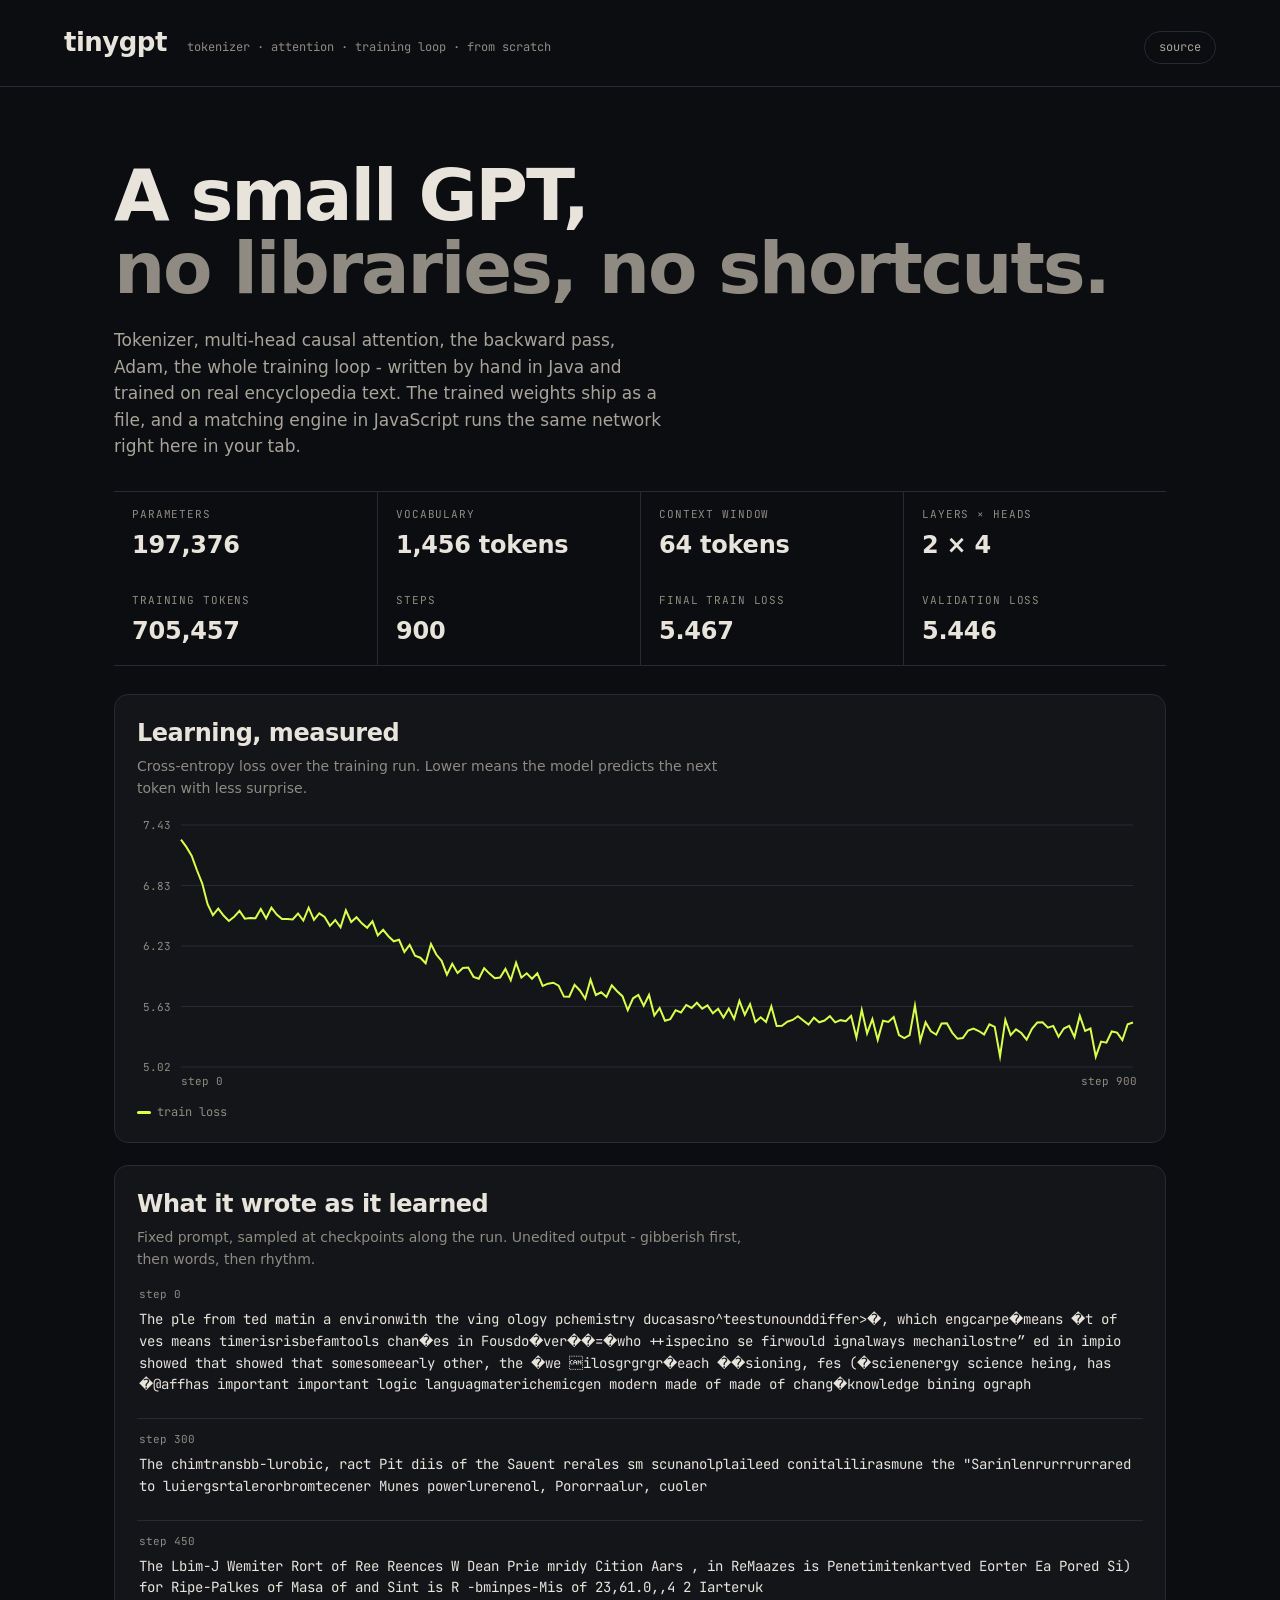
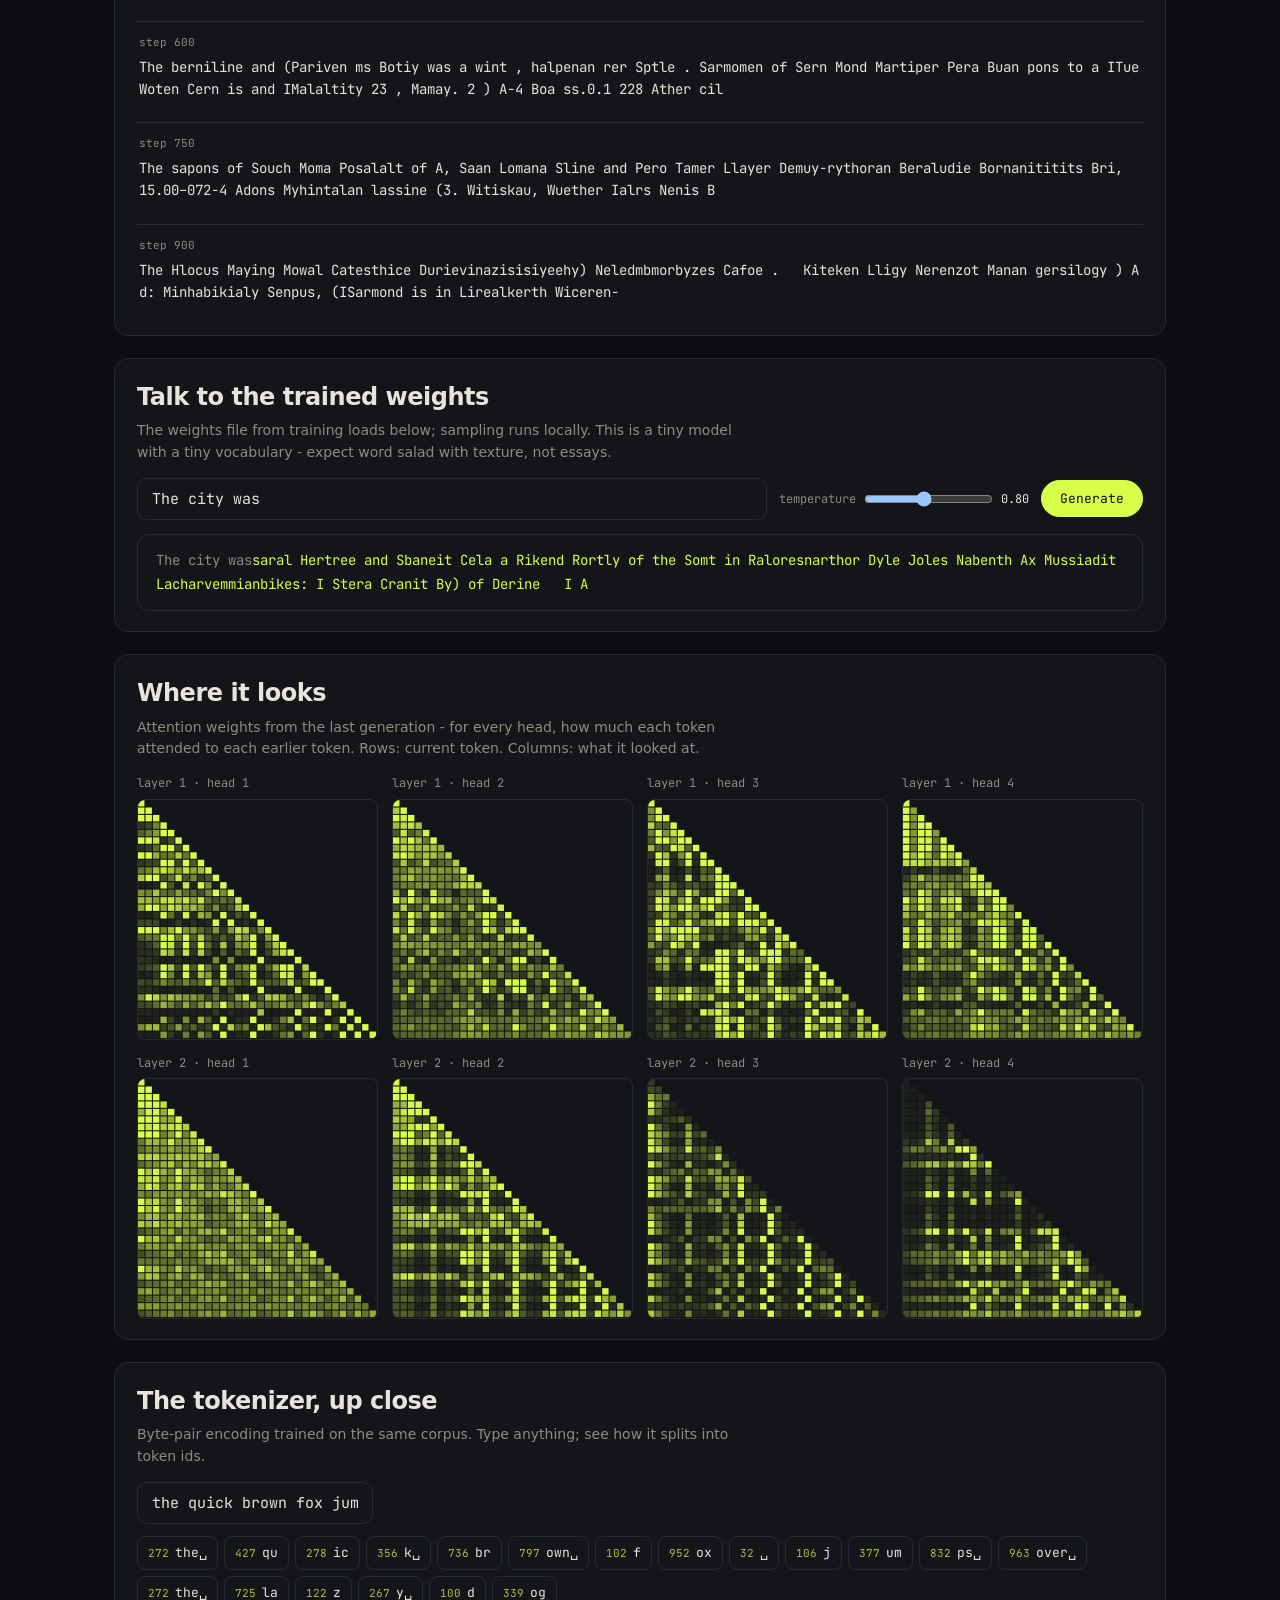
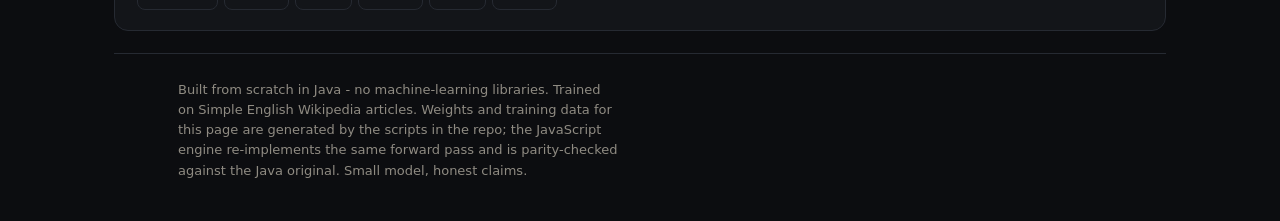
<file: docs/index.html>
<!doctype html>
<html lang="en">
<head>
<meta charset="utf-8">
<meta name="viewport" content="width=device-width, initial-scale=1">
<meta http-equiv="Content-Security-Policy" content="default-src 'self'; script-src 'self'; style-src 'self'; font-src 'self'; connect-src 'self'; img-src 'self'; base-uri 'none'; form-action 'none'; frame-ancestors 'none'">
<title>tinygpt - a small GPT trained from scratch</title>
<meta name="description" content="A GPT built and trained from scratch in Java - tokenizer, attention, the training loop - with the trained weights running live in your browser.">
<link rel="icon" href="data:image/svg+xml,%3Csvg xmlns='http://www.w3.org/2000/svg' viewBox='0 0 32 32'%3E%3Crect x='4' y='4' width='11' height='11' rx='2' fill='%23d8ff4a'/%3E%3Crect x='17' y='17' width='11' height='11' rx='2' fill='%23a8a49a'/%3E%3C/svg%3E">
<link rel="stylesheet" href="styles.css">
</head>
<body>
<header class="top">
  <span class="wordmark">tinygpt</span>
  <span class="top-stats" id="top-stats">tokenizer &middot; attention &middot; training loop &middot; from scratch</span>
  <a class="source" href="https://github.com/Aditya2375/tinygpt">source</a>
</header>

<main>
  <section class="hero">
    <h1>A small GPT,<br><span class="dim">no libraries, no shortcuts.</span></h1>
    <p class="lede">Tokenizer, multi-head causal attention, the backward pass, Adam, the whole
    training loop - written by hand in Java and trained on real encyclopedia text. The
    trained weights ship as a file, and a matching engine in JavaScript runs the same
    network right here in your tab.</p>
  </section>

  <section class="stats" id="stats" aria-label="Model facts"></section>

  <section class="panel">
    <div class="panel-head">
      <h2>Learning, measured</h2>
      <p class="panel-sub" id="loss-sub">Cross-entropy loss over the training run. Lower means the model predicts the next token with less surprise.</p>
    </div>
    <canvas id="chart-loss" height="280" role="img" aria-label="Line chart of training and validation loss across the run"></canvas>
    <div class="legend">
      <span><i class="sw sw-train"></i>train loss</span>
      <span><i class="sw sw-val"></i>validation loss</span>
    </div>
  </section>

  <section class="panel">
    <div class="panel-head">
      <h2>What it wrote as it learned</h2>
      <p class="panel-sub">Fixed prompt, sampled at checkpoints along the run. Unedited output - gibberish first, then words, then rhythm.</p>
    </div>
    <div class="samples" id="samples"></div>
  </section>

  <section class="panel">
    <div class="panel-head">
      <h2>Talk to the trained weights</h2>
      <p class="panel-sub">The weights file from training loads below; sampling runs locally. This is a tiny model with a tiny vocabulary - expect word salad with texture, not essays.</p>
    </div>
    <div class="generate">
      <input type="text" id="prompt" maxlength="120" value="The city was" aria-label="Seed prompt">
      <label class="temp">temperature <input type="range" id="sl-temp" min="0.2" max="1.5" step="0.05" value="0.8"><span id="sl-temp-v">0.80</span></label>
      <button id="generate" type="button">Generate</button>
    </div>
    <div class="gen-out" id="gen-out" aria-live="polite"><span class="placeholder">Loading weights…</span></div>
  </section>

  <section class="panel">
    <div class="panel-head">
      <h2>Where it looks</h2>
      <p class="panel-sub">Attention weights from the last generation - for every head, how much each token attended to each earlier token. Rows: current token. Columns: what it looked at.</p>
    </div>
    <div class="heads" id="heads"></div>
  </section>

  <section class="panel">
    <div class="panel-head">
      <h2>The tokenizer, up close</h2>
      <p class="panel-sub">Byte-pair encoding trained on the same corpus. Type anything; see how it splits into token ids.</p>
    </div>
    <input type="text" id="tok-in" maxlength="160" value="the quick brown fox jumps over the lazy dog" aria-label="Text to tokenize">
    <div class="tok-out" id="tok-out"></div>
  </section>

  <footer class="foot">
    <p>Built from scratch in Java - no machine-learning libraries. Trained on Simple English
    Wikipedia articles. Weights and training data for this page are generated by the scripts in
    the repo; the JavaScript engine re-implements the same forward pass and is parity-checked
    against the Java original. Small model, honest claims.</p>
  </footer>
</main>
<script type="module" src="app.js"></script>
</body>
</html>
</file>
<file: docs/styles.css>
/* lob - same design language as sift: dark ink, warm paper, editorial type */
@font-face { font-family: 'JetBrains Mono'; src: url('fonts/jetbrains-mono.woff2') format('woff2'); font-weight: 400; font-display: swap; }

:root {
  --ink: #0c0d10;
  --ink-2: #131519;
  --ink-3: #1a1d23;
  --line: #262a32;
  --paper: #e8e4dc;
  --paper-dim: #a8a49a;
  --paper-faint: #8f8b82;
  --accent: #d8ff4a;
  --accent-dim: #a8c23a;
  --bid: #6fd3a7;
  --ask: #e07856;
  --mono: 'JetBrains Mono', ui-monospace, monospace;
  --ease-out: cubic-bezier(0.22, 1, 0.36, 1);
}

* { margin: 0; padding: 0; box-sizing: border-box; }
html { color-scheme: dark; }
p, .lede, .panel-sub { text-wrap: pretty; }
body {
  background: var(--ink);
  color: var(--paper);
  font-family: system-ui, -apple-system, 'Segoe UI', Roboto, 'Helvetica Neue', Arial, sans-serif;
  font-size: 17px;
  line-height: 1.55;
  -webkit-font-smoothing: antialiased;
  min-height: 100vh;
}
::selection { background: var(--accent); color: var(--ink); }
a { color: inherit; }
:focus-visible { outline: 2px solid var(--accent); outline-offset: 3px; border-radius: 4px; }

/* ---- header ---- */
.top {
  display: flex;
  align-items: baseline;
  gap: 20px;
  padding: 22px clamp(20px, 5vw, 64px);
  border-bottom: 1px solid var(--line);
}
.wordmark { font-family: system-ui, -apple-system, 'Segoe UI', Roboto, 'Helvetica Neue', Arial, sans-serif; font-weight: 600; font-size: 26px; letter-spacing: -0.02em; }
.top-stats { font-family: var(--mono); font-size: 12px; color: var(--paper-faint); flex: 1; }
.source {
  font-family: var(--mono); font-size: 12px; color: var(--paper-dim);
  border: 1px solid var(--line); border-radius: 999px; padding: 6px 14px;
  text-decoration: none; transition: border-color 0.2s, color 0.2s;
}
.source:hover { border-color: var(--paper-dim); color: var(--paper); }

/* ---- hero ---- */
main { padding: 0 clamp(20px, 5vw, 64px); max-width: 1180px; margin: 0 auto; }
.hero { padding: clamp(48px, 8vh, 96px) 0 32px; }
h1 {
  font-family: system-ui, -apple-system, 'Segoe UI', Roboto, 'Helvetica Neue', Arial, sans-serif; font-weight: 600;
  font-size: clamp(40px, 6vw, 72px); line-height: 1.02; letter-spacing: -0.03em;
}
h1 .dim { color: var(--paper-faint); }
.lede { margin-top: 22px; max-width: 560px; color: var(--paper-dim); }

/* ---- controls ---- */
.controls { margin: 12px 0 28px; display: flex; flex-direction: column; gap: 14px; }
.scenarios { display: flex; gap: 10px; flex-wrap: wrap; }
.pill {
  font-family: var(--mono); font-size: 13px; color: var(--paper-dim);
  background: var(--ink-2); border: 1px solid var(--line); border-radius: 999px;
  padding: 8px 16px; cursor: pointer; transition: border-color 0.2s, color 0.2s;
}
.pill:hover { border-color: var(--paper-dim); color: var(--paper); }
.pill.active { color: var(--ink); background: var(--accent); border-color: var(--accent); }
.tune {
  border: 1px solid var(--line); border-radius: 12px; background: var(--ink-2);
  padding: 12px 18px;
}
.tune summary {
  cursor: pointer; font-family: var(--mono); font-size: 13px; color: var(--paper-dim);
}
.tune summary:hover { color: var(--paper); }
.sliders { display: grid; grid-template-columns: repeat(auto-fit, minmax(200px, 1fr)); gap: 14px 22px; padding-top: 16px; }
.sliders label { font-family: var(--mono); font-size: 12px; color: var(--paper-faint); display: flex; flex-direction: column; gap: 6px; }
.sliders label span { color: var(--paper-dim); }
.sliders input[type=range] { accent-color: var(--accent); }
#rerun {
  font-family: var(--mono); font-size: 13px; color: var(--ink); background: var(--accent);
  border: none; border-radius: 8px; padding: 10px 18px; cursor: pointer; align-self: end;
  transition: background 0.2s;
}
#rerun:hover { background: var(--accent-dim); }
.rerun-note { font-family: var(--mono); font-size: 12px; color: var(--paper-faint); align-self: end; max-width: 26ch; }

/* ---- panels ---- */
.panel { border: 1px solid var(--line); border-radius: 14px; background: var(--ink-2); padding: 20px 22px; margin-bottom: 22px; }
.panel-head { display: flex; flex-direction: column; gap: 4px; margin-bottom: 14px; }
h2 { font-family: system-ui, -apple-system, 'Segoe UI', Roboto, 'Helvetica Neue', Arial, sans-serif; font-weight: 600; font-size: 24px; letter-spacing: -0.02em; }
.panel-sub { color: var(--paper-faint); font-size: 14px; max-width: 68ch; }
.panel-sub.tight { margin-top: 10px; font-family: var(--mono); font-size: 12px; }
canvas { width: 100%; display: block; }
.row { display: grid; grid-template-columns: 1fr 1fr; gap: 22px; }
@media (max-width: 900px) { .row { grid-template-columns: 1fr; } }
.legend { display: flex; gap: 18px; margin-top: 10px; font-family: var(--mono); font-size: 12px; color: var(--paper-faint); }
.legend .sw { display: inline-block; width: 14px; height: 3px; border-radius: 2px; margin-right: 6px; vertical-align: middle; }
.sw-fair { background: var(--paper-faint); }
.sw-mid { background: var(--paper); }
.sw-quotes { background: var(--accent); }

/* ---- tape ---- */
.panel { overflow-x: auto; }
.tape { width: 100%; border-collapse: collapse; font-family: var(--mono); font-size: 12.5px; }
.tape th { text-align: left; color: var(--paper-faint); font-weight: 400; padding: 4px 8px; border-bottom: 1px solid var(--line); }
.tape td { padding: 4px 8px; color: var(--paper-dim); border-bottom: 1px solid var(--ink-3); }
.tape td.buy { color: var(--bid); }
.tape td.sell { color: var(--ask); }

/* ---- stats ---- */
.stats { display: grid; grid-template-columns: repeat(auto-fit, minmax(160px, 1fr)); gap: 14px; margin-bottom: 22px; }
.stat { border: 1px solid var(--line); border-radius: 12px; background: var(--ink-2); padding: 16px 18px; }
.stat .k { font-family: var(--mono); font-size: 11px; color: var(--paper-faint); text-transform: uppercase; letter-spacing: 0.08em; }
.stat .v { font-family: system-ui, -apple-system, 'Segoe UI', Roboto, 'Helvetica Neue', Arial, sans-serif; font-weight: 600; font-size: 28px; margin-top: 6px; letter-spacing: -0.01em; }
.stat .v.pos { color: var(--bid); }
.stat .v.neg { color: var(--ask); }

/* ---- markout ---- */
.markout { display: grid; grid-template-columns: 1fr 1fr; gap: 18px; }
@media (max-width: 700px) { .markout { grid-template-columns: 1fr; } }
.mo { padding: 4px 2px; }
.mo + .mo { border-top: 1px solid var(--line); padding-top: 16px; }
.mo .who { font-family: var(--mono); font-size: 12px; color: var(--paper-faint); }
.mo .amt { font-family: system-ui, -apple-system, 'Segoe UI', Roboto, 'Helvetica Neue', Arial, sans-serif; font-weight: 600; font-size: 30px; margin: 6px 0 4px; }
.mo .amt.pos { color: var(--bid); }
.mo .amt.neg { color: var(--ask); }
.mo .how { font-size: 13.5px; color: var(--paper-dim); }

/* ---- how ---- */
.how { margin: 36px 0 8px; }
.how h2 { margin-bottom: 18px; }
.cards { list-style: none; display: grid; grid-template-columns: repeat(auto-fit, minmax(230px, 1fr)); gap: 14px; margin-bottom: 28px; }
.cards li { border: 1px solid var(--line); border-radius: 14px; background: var(--ink-2); padding: 18px 20px; }
.cards .num { font-family: var(--mono); font-size: 12px; color: var(--accent-dim); }
.cards h3 { font-family: system-ui, -apple-system, 'Segoe UI', Roboto, 'Helvetica Neue', Arial, sans-serif; font-weight: 600; font-size: 18px; margin: 8px 0 6px; }
.cards p { color: var(--paper-dim); font-size: 14px; }

/* ---- footer ---- */
footer { border-top: 1px solid var(--line); padding: 26px clamp(20px, 5vw, 64px) 40px; }
footer p { color: var(--paper-faint); font-size: 13px; max-width: 440px; }

/* ---- state changes ---- */
.result-enter { animation: rise 0.45s var(--ease-out) both; }
@keyframes rise { from { opacity: 0; transform: translateY(10px); } to { opacity: 1; transform: none; } }

@media (prefers-reduced-motion: reduce) {
  .result-enter { animation: none; }
}

@media (max-width: 560px) {
  .top-stats { display: none; }
}

/* ---- tinygpt additions ---- */
.stats { display: grid; grid-template-columns: repeat(4, 1fr); gap: 0; border-top: 1px solid var(--line); border-bottom: 1px solid var(--line); border-radius: 0; background: none; margin: 0 0 28px; }
.stat { padding: 14px 18px; border: none; border-left: 1px solid var(--line); border-radius: 0; background: none; }
.stat:nth-child(4n+1) { border-left: none; }
@media (max-width: 720px) { .stats { grid-template-columns: repeat(2, 1fr); } .stat:nth-child(-n+4) { border-top: 1px solid var(--line); } .stat:nth-child(-n+2) { border-top: none; } .stat:nth-child(4n+1) { border-left: 1px solid var(--line); } .stat:nth-child(odd) { border-left: none; } }
.stat .k { font-family: var(--mono); font-size: 11px; color: var(--paper-faint); text-transform: uppercase; letter-spacing: 0.08em; }
.stat .v { font-family: system-ui, -apple-system, 'Segoe UI', Roboto, 'Helvetica Neue', Arial, sans-serif; font-weight: 600; font-size: 24px; margin-top: 4px; }
.samples { display: flex; flex-direction: column; gap: 10px; }
.sample { padding: 12px 2px; border-top: 1px solid var(--line); }
.sample:first-child { border-top: none; padding-top: 2px; }
.sample .step { font-family: var(--mono); font-size: 11px; color: var(--paper-faint); }
.sample .text { font-family: var(--mono); font-size: 14px; color: var(--paper); margin-top: 6px; white-space: pre-wrap; word-break: break-word; }
.generate { display: flex; gap: 12px; align-items: center; flex-wrap: wrap; }
.generate input[type=text], #tok-in {
  flex: 1; min-width: 220px; font-family: var(--mono); font-size: 15px;
  background: var(--ink-2); border: 1px solid var(--line); border-radius: 10px;
  color: var(--paper); padding: 10px 14px;
}
.generate input[type=text]:focus, #tok-in:focus { border-color: var(--paper-dim); outline: none; }
.temp { font-family: var(--mono); font-size: 12px; color: var(--paper-faint); display: flex; gap: 8px; align-items: center; }
.temp span { color: var(--paper); min-width: 3ch; }
button {
  font-family: var(--mono); font-size: 13px; color: var(--ink); background: var(--accent);
  border: 1px solid var(--accent); border-radius: 999px; padding: 9px 18px; cursor: pointer;
}
button:hover { background: var(--accent-dim); border-color: var(--accent-dim); }
button:disabled { opacity: 0.5; cursor: wait; }
.gen-out { margin-top: 14px; border: 1px solid var(--line); border-radius: 12px; background: var(--ink-2); padding: 14px 18px; font-family: var(--mono); font-size: 14px; line-height: 1.7; white-space: pre-wrap; word-break: break-word; min-height: 60px; }
.gen-out .seed { color: var(--paper-faint); }
.gen-out .new { color: var(--accent); }
.gen-out .placeholder { color: var(--paper-faint); }
.heads { display: grid; grid-template-columns: repeat(auto-fit, minmax(240px, 1fr)); gap: 14px; }
.head h3 { font-family: var(--mono); font-size: 12px; color: var(--paper-faint); font-weight: 400; margin-bottom: 6px; }
.head canvas { width: 100%; border: 1px solid var(--line); border-radius: 8px; background: var(--ink-2); }
.tok-out { margin-top: 12px; display: flex; flex-wrap: wrap; gap: 6px; }
.tok { font-family: var(--mono); font-size: 13px; border: 1px solid var(--line); border-radius: 8px; background: var(--ink-2); padding: 6px 10px; }
.tok .id { color: var(--accent-dim); font-size: 11px; margin-right: 6px; }
.sw-train { background: var(--accent); }
.sw-val { background: var(--ask); }
</file>
